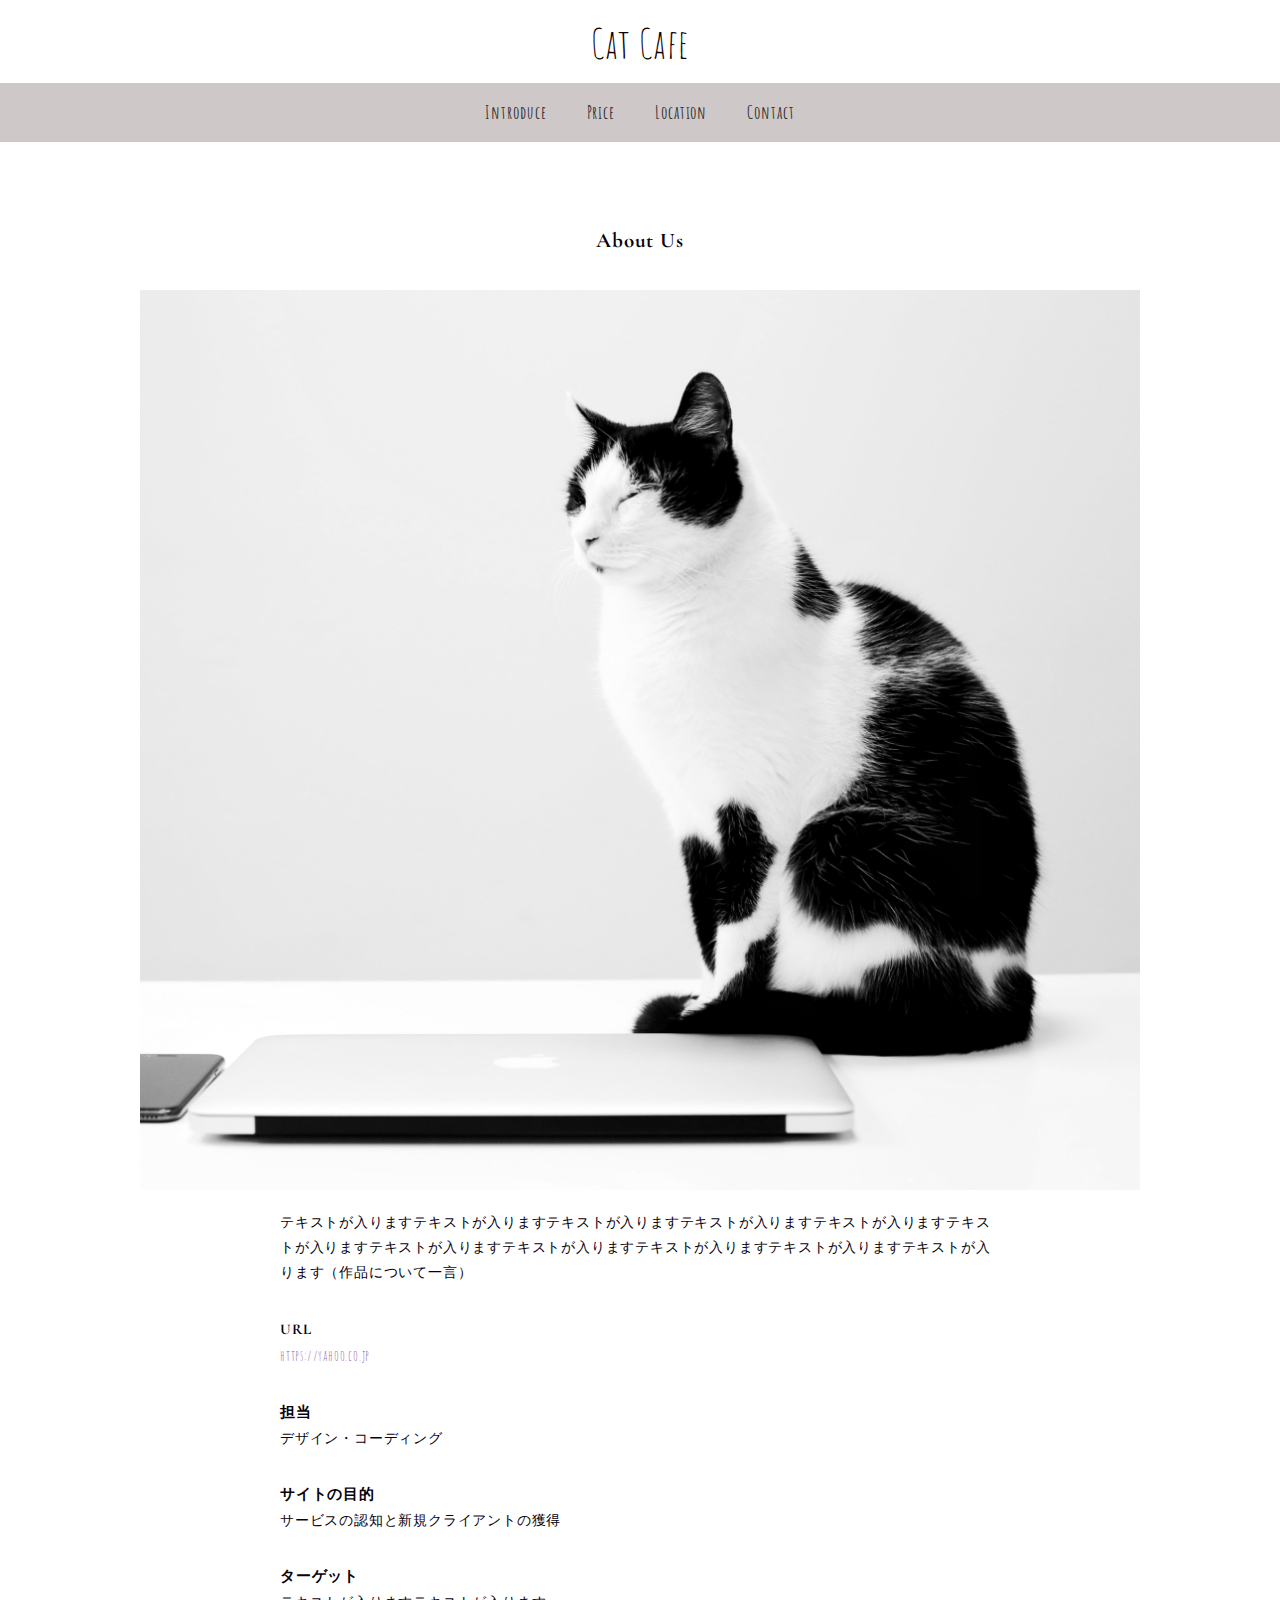
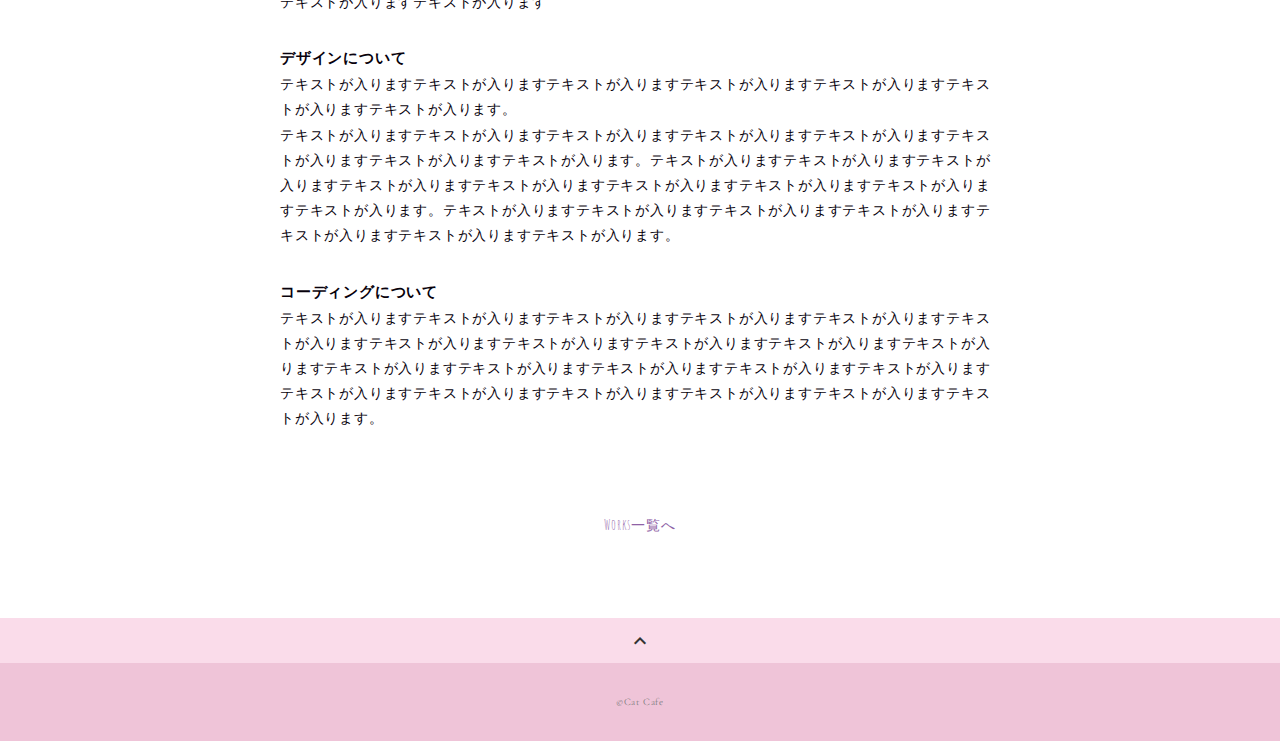
<file: index.html>
<!DOCTYPE html>
<html>
<head>
  <meta charset="utf-8">
  <meta name="viewport" content="width=device-width,initial-scale=1.0,user-scalable=no">
  <meta property='og:type' content='website'>
  <meta property='og:title' content='WebデザイナーAMY ポートフォリオ'>
  <meta property='og:url' content='URLが入る'>
  <meta property='og:description' content='Hanako Yamadaのポートフォリオサイトです。'>
  <meta property="og:image" content="img/ogp.png">
  <meta name="description" content="Hanako Yamadaのポートフォリオサイトです" />
  <title>Hanako Yamada ポートフォリオ</title>
  <link rel="preconnect" href="https://fonts.gstatic.com">
  <link
    href="https://fonts.googleapis.com/css2?family=Amatic+SC&family=Cormorant+Garamond&family=Dancing+Script&display=swap"
    rel="stylesheet">
  <link href="https://fonts.googleapis.com/css?family=Material+Icons+Outlined" rel="stylesheet">
  <link href="css/ress.css" media="all" rel="stylesheet" type="text/css" />
  <link href="css/style.css" media="all" rel="stylesheet" type="text/css" />
  <link rel="shortcut icon" href="img/favicon.ico" />
  <link rel=”canonical” href=”URLが入る” />
  <!-- Google tag (gtag.js) -->
<script async src="https://www.googletagmanager.com/gtag/js?id=G-PCYBEZ7Y2J"></script>
<script>
  window.dataLayer = window.dataLayer || [];
  function gtag(){dataLayer.push(arguments);}
  gtag('js', new Date());

  gtag('config', 'G-PCYBEZ7Y2J');
</script>
</head>

<body>
  <div class="wrapper">

    <!-- header -->
    <header class="sub-header">
      <div class="sub-header-inner">
        <a href=".">
          <p class="sub-header-title">Cat Cafe</p>
    
        </a>
      </div>

    </header>
    <!-- /header -->

    <!-- gnav -->
    <nav class="gnav">
      <div class="gnav-inner">
        <ul class="gnav-list">
          <li class="gnav-item"><a href="./#Introduce">Introduce</a></li>
          <li class="gnav-item"><a href="./#Price">Price</a></li>
          <li class="gnav-item"><a href="./#Location">Location</a></li>
          <li class="gnav-item"><a href="./#Contact">Contact</a></li>
        </ul>
      </div>
    </nav>
    <!-- /gnav -->

    <main class="content">

      <article class="article">
        <div class="article-inner">
          <h2 class="article-title">About Us</h2>
          <p class="article-img">
            <img src="img/mv.jpg" alt="">
          </p>
          <div class="article-body">
            <p>
              テキストが入りますテキストが入りますテキストが入りますテキストが入りますテキストが入りますテキストが入りますテキストが入りますテキストが入りますテキストが入りますテキストが入りますテキストが入ります（作品について一言）
            </p>
            <h3 class="article-info-title">URL</h3>
            <p><a href="https://yahoo.co.jp" target="_blank" rel="noopener">https://yahoo.co.jp</a></p>
            <h3 class="article-info-title">担当</h3>
            <p>デザイン・コーディング</p>
            <h3 class="article-info-title">サイトの目的</h3>
            <p>サービスの認知と新規クライアントの獲得</p>
            <h3 class="article-info-title">ターゲット</h3>
            <p>テキストが入りますテキストが入ります</p>
            <h3 class="article-info-title">デザインについて</h3>
            <p>
              テキストが入りますテキストが入りますテキストが入りますテキストが入りますテキストが入りますテキストが入りますテキストが入ります。<br>テキストが入りますテキストが入りますテキストが入りますテキストが入りますテキストが入りますテキストが入りますテキストが入りますテキストが入ります。テキストが入りますテキストが入りますテキストが入りますテキストが入りますテキストが入りますテキストが入りますテキストが入りますテキストが入りますテキストが入ります。テキストが入りますテキストが入りますテキストが入りますテキストが入りますテキストが入りますテキストが入りますテキストが入ります。
            </p>
            <h3 class="article-info-title">コーディングについて</h3>
            <p>
              テキストが入りますテキストが入りますテキストが入りますテキストが入りますテキストが入りますテキストが入りますテキストが入りますテキストが入りますテキストが入りますテキストが入りますテキストが入りますテキストが入りますテキストが入りますテキストが入りますテキストが入りますテキストが入りますテキストが入りますテキストが入りますテキストが入りますテキストが入りますテキストが入りますテキストが入ります。
            </p>
          </div>
          <div class="home-link">
            <a href="./#works">Works一覧へ</a>
          </div>
        </div>
      </article>

      <div class="page-top" id="js-page-top">
        <span class="material-icons-outlined">expand_less</span>
      </div>
    </main>

    <!-- footer -->
    <footer class="footer">
      <div class="copyright">&copy;Cat Cafe</div>
    </footer>
    <!-- /footer -->

  </div>
  <script src="https://ajax.googleapis.com/ajax/libs/jquery/3.5.1/jquery.min.js"></script>
  <script type='text/javascript' src="js/script.js"></script>
</body>
</html>
</file>
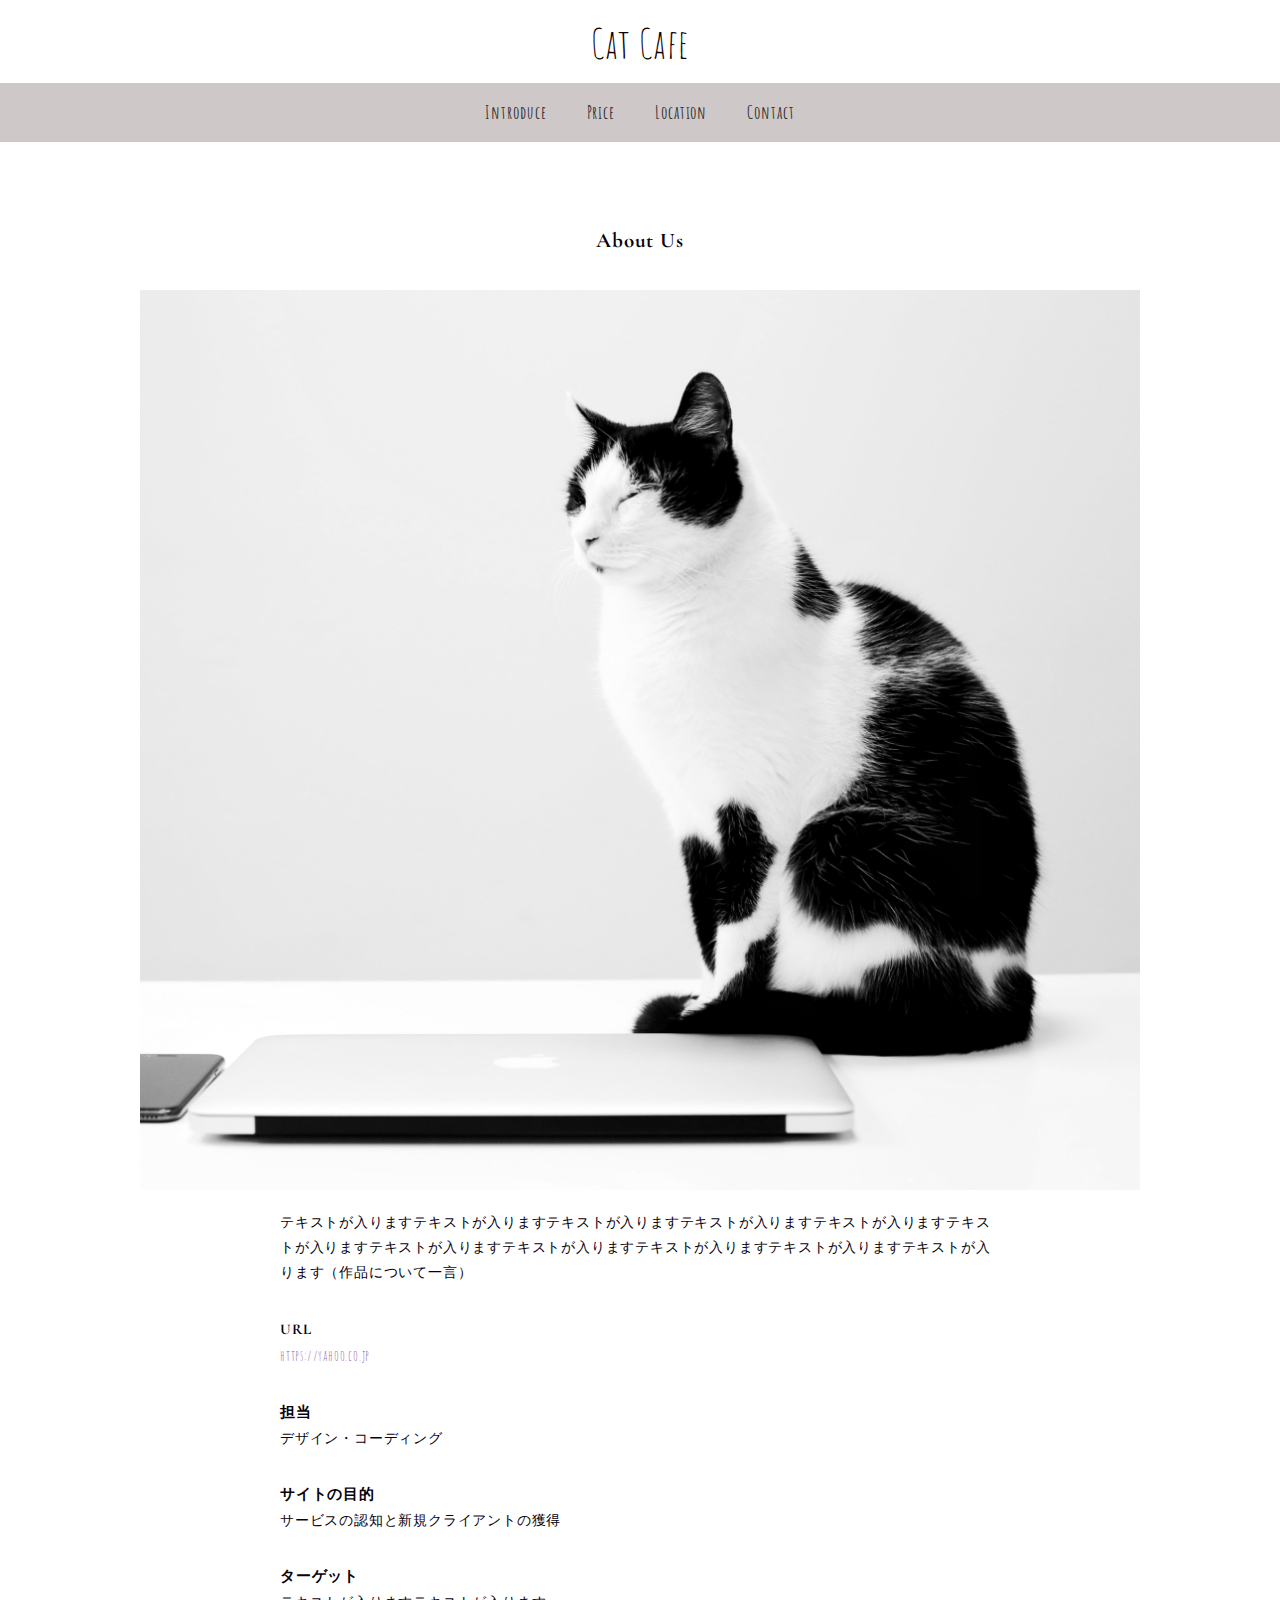
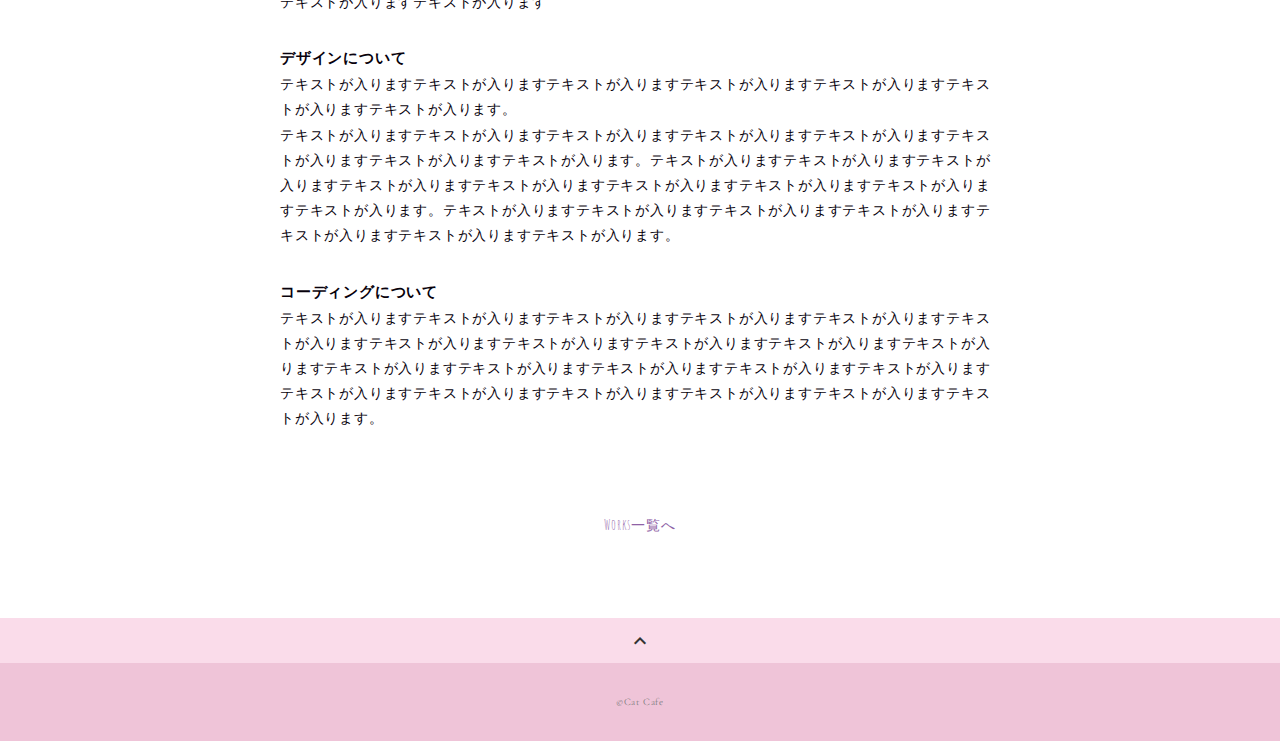
<file: works-template.html>
<!DOCTYPE html>
<html>
<head>
  <meta charset="utf-8">
  <meta name="viewport" content="width=device-width,initial-scale=1.0,user-scalable=no">
  <meta property='og:type' content='website'>
  <meta property='og:title' content='WebデザイナーAMY ポートフォリオ'>
  <meta property='og:url' content='URLが入る'>
  <meta property='og:description' content='Hanako Yamadaのポートフォリオサイトです。'>
  <meta property="og:image" content="img/ogp.png">
  <meta name="description" content="Hanako Yamadaのポートフォリオサイトです" />
  <title>Hanako Yamada ポートフォリオ</title>
  <link rel="preconnect" href="https://fonts.gstatic.com">
  <link
    href="https://fonts.googleapis.com/css2?family=Amatic+SC&family=Cormorant+Garamond&family=Dancing+Script&display=swap"
    rel="stylesheet">
  <link href="https://fonts.googleapis.com/css?family=Material+Icons+Outlined" rel="stylesheet">
  <link href="css/ress.css" media="all" rel="stylesheet" type="text/css" />
  <link href="css/style.css" media="all" rel="stylesheet" type="text/css" />
  <link rel="shortcut icon" href="img/favicon.ico" />
  <link rel=”canonical” href=”URLが入る” />
</head>

<body>
  <div class="wrapper">

    <!-- header -->
    <header class="sub-header">
      <div class="sub-header-inner">
        <a href=".">
          <p class="sub-header-title">Cat Cafe</p>
    
        </a>
      </div>

    </header>
    <!-- /header -->

    <!-- gnav -->
    <nav class="gnav">
      <div class="gnav-inner">
        <ul class="gnav-list">
          <li class="gnav-item"><a href="./#Introduce">Introduce</a></li>
          <li class="gnav-item"><a href="./#Price">Price</a></li>
          <li class="gnav-item"><a href="./#Location">Location</a></li>
          <li class="gnav-item"><a href="./#Contact">Contact</a></li>
        </ul>
      </div>
    </nav>
    <!-- /gnav -->

    <main class="content">

      <article class="article">
        <div class="article-inner">
          <h2 class="article-title">About Us</h2>
          <p class="article-img">
            <img src="img/mv.jpg" alt="">
          </p>
          <div class="article-body">
            <p>
              テキストが入りますテキストが入りますテキストが入りますテキストが入りますテキストが入りますテキストが入りますテキストが入りますテキストが入りますテキストが入りますテキストが入りますテキストが入ります（作品について一言）
            </p>
            <h3 class="article-info-title">URL</h3>
            <p><a href="https://yahoo.co.jp" target="_blank" rel="noopener">https://yahoo.co.jp</a></p>
            <h3 class="article-info-title">担当</h3>
            <p>デザイン・コーディング</p>
            <h3 class="article-info-title">サイトの目的</h3>
            <p>サービスの認知と新規クライアントの獲得</p>
            <h3 class="article-info-title">ターゲット</h3>
            <p>テキストが入りますテキストが入ります</p>
            <h3 class="article-info-title">デザインについて</h3>
            <p>
              テキストが入りますテキストが入りますテキストが入りますテキストが入りますテキストが入りますテキストが入りますテキストが入ります。<br>テキストが入りますテキストが入りますテキストが入りますテキストが入りますテキストが入りますテキストが入りますテキストが入りますテキストが入ります。テキストが入りますテキストが入りますテキストが入りますテキストが入りますテキストが入りますテキストが入りますテキストが入りますテキストが入りますテキストが入ります。テキストが入りますテキストが入りますテキストが入りますテキストが入りますテキストが入りますテキストが入りますテキストが入ります。
            </p>
            <h3 class="article-info-title">コーディングについて</h3>
            <p>
              テキストが入りますテキストが入りますテキストが入りますテキストが入りますテキストが入りますテキストが入りますテキストが入りますテキストが入りますテキストが入りますテキストが入りますテキストが入りますテキストが入りますテキストが入りますテキストが入りますテキストが入りますテキストが入りますテキストが入りますテキストが入りますテキストが入りますテキストが入りますテキストが入りますテキストが入ります。
            </p>
          </div>
          <div class="home-link">
            <a href="./#works">Works一覧へ</a>
          </div>
        </div>
      </article>

      <div class="page-top" id="js-page-top">
        <span class="material-icons-outlined">expand_less</span>
      </div>
    </main>

    <!-- footer -->
    <footer class="footer">
      <div class="copyright">&copy;Cat Cafe</div>
    </footer>
    <!-- /footer -->

  </div>
  <script src="https://ajax.googleapis.com/ajax/libs/jquery/3.5.1/jquery.min.js"></script>
  <script type='text/javascript' src="js/script.js"></script>
</body>
</html>
</file>
<file: css/ress.css>
/*!
 * ress.css • v3.0.1
 * MIT License
 * github.com/filipelinhares/ress
 */

/* # =================================================================
   # Global selectors
   # ================================================================= */

html {
  box-sizing: border-box;
  word-break: normal;
  -moz-tab-size: 4;
  tab-size: 4;

  -webkit-text-size-adjust: 100%; /* Prevent adjustments of font size after orientation changes in iOS */
}

*,
::before,
::after {
  box-sizing: inherit;
  background-repeat: no-repeat; /* Set `background-repeat: no-repeat` to all elements and pseudo elements */
}

::before,
::after {
  vertical-align: inherit;
  text-decoration: inherit; /* Inherit text-decoration and vertical align to ::before and ::after pseudo elements */
}

* {
  margin: 0;
  padding: 0; /* Reset `padding` and `margin` of all elements */
}

/* # =================================================================
   # General elements
   # ================================================================= */

hr {
  overflow: visible; /* Show the overflow in Edge and IE */
  height: 0; /* Add the correct box sizing in Firefox */
}

details,
main {
  display: block; /* Render the `main` element consistently in IE. */
}

summary {
  display: list-item; /* Add the correct display in all browsers */
}

small {
  font-size: 80%; /* Set font-size to 80% in `small` elements */
}

[hidden] {
  display: none; /* Add the correct display in IE */
}

abbr[title] {
  /* Add the correct text decoration in Chrome, Edge, IE, Opera, and Safari */
  text-decoration: underline;
  text-decoration: underline dotted;
  border-bottom: none; /* Remove the bottom border in Chrome 57 */
}

a {
  background-color: transparent; /* Remove the gray background on active links in IE 10 */
}

a:active,
a:hover {
  outline-width: 0; /* Remove the outline when hovering in all browsers */
}

code,
kbd,
pre,
samp {
  font-family: monospace, monospace; /* Specify the font family of code elements */
}

pre {
  font-size: 1em; /* Correct the odd `em` font sizing in all browsers */
}

b,
strong {
  font-weight: bolder; /* Add the correct font weight in Chrome, Edge, and Safari */
}

/* https://gist.github.com/unruthless/413930 */
sub,
sup {
  position: relative;
  font-size: 75%;
  line-height: 0;
  vertical-align: baseline;
}

sub {
  bottom: -.25em;
}

sup {
  top: -.5em;
}

/* # =================================================================
   # Forms
   # ================================================================= */

input {
  border-radius: 0;
}

/* Replace pointer cursor in disabled elements */
[disabled] {
  cursor: default;
}

[type="number"]::-webkit-inner-spin-button,
[type="number"]::-webkit-outer-spin-button {
  height: auto; /* Correct the cursor style of increment and decrement buttons in Chrome */
}

[type="search"] {
  outline-offset: -2px; /* Correct the outline style in Safari */

  -webkit-appearance: textfield; /* Correct the odd appearance in Chrome and Safari */
}

[type="search"]::-webkit-search-decoration {
  -webkit-appearance: none; /* Remove the inner padding in Chrome and Safari on macOS */
}

textarea {
  overflow: auto; /* Internet Explorer 11+ */
  resize: vertical; /* Specify textarea resizability */
}

button,
input,
optgroup,
select,
textarea {
  font: inherit; /* Specify font inheritance of form elements */
}

optgroup {
  font-weight: bold; /* Restore the font weight unset by the previous rule */
}

button {
  overflow: visible; /* Address `overflow` set to `hidden` in IE 8/9/10/11 */
}

button,
select {
  text-transform: none; /* Firefox 40+, Internet Explorer 11- */
}

/* Apply cursor pointer to button elements */
button,
[type="button"],
[type="reset"],
[type="submit"],
[role="button"] {
  cursor: pointer;
  color: inherit;
}

/* Remove inner padding and border in Firefox 4+ */
button::-moz-focus-inner,
[type="button"]::-moz-focus-inner,
[type="reset"]::-moz-focus-inner,
[type="submit"]::-moz-focus-inner {
  padding: 0;
  border-style: none;
}

/* Replace focus style removed in the border reset above */
button:-moz-focusring,
[type="button"]::-moz-focus-inner,
[type="reset"]::-moz-focus-inner,
[type="submit"]::-moz-focus-inner {
  outline: 1px dotted ButtonText;
}

button,
html [type="button"],
/* Prevent a WebKit bug where (2) destroys native `audio` and `video`controls in Android 4 */
[type="reset"],
[type="submit"] {
  -webkit-appearance: button; /* Correct the inability to style clickable types in iOS */
}

/* Remove the default button styling in all browsers */
button,
input,
select,
textarea {
  border-style: none;
  background-color: transparent;
}

/* Style select like a standard input */
select {
  -webkit-appearance: none; /* Chrome 41+ */
  -moz-appearance: none; /* Firefox 36+ */
}

select::-ms-expand {
  display: none; /* Internet Explorer 11+ */
}

select::-ms-value {
  color: currentColor; /* Internet Explorer 11+ */
}

legend {
  display: table; /* Correct the text wrapping in Edge and IE */
  max-width: 100%; /* Correct the text wrapping in Edge and IE */
  max-width: 100%; /* Correct the text wrapping in Edge 18- and IE */
  white-space: normal; /* Correct the text wrapping in Edge and IE */
  color: inherit; /* Correct the color inheritance from `fieldset` elements in IE */
  border: 0; /* Correct `color` not being inherited in IE 8/9/10/11 */
}

::-webkit-file-upload-button {
  font: inherit; /* Change font properties to `inherit` in Chrome and Safari */
  color: inherit;
  /* Correct the inability to style clickable types in iOS and Safari */

  -webkit-appearance: button;
}

/* # =================================================================
   # Specify media element style
   # ================================================================= */

img {
  border-style: none; /* Remove border when inside `a` element in IE 8/9/10 */
}

/* Add the correct vertical alignment in Chrome, Firefox, and Opera */
progress {
  vertical-align: baseline;
}

/* # =================================================================
   # Accessibility
   # ================================================================= */

/* Hide content from screens but not screenreaders */
@media screen {
  [hidden~="screen"] {
    display: inherit;
  }
  [hidden~="screen"]:not(:active):not(:focus):not(:target) {
    position: absolute !important;
    clip: rect(0 0 0 0) !important;
  }
}

/* Specify the progress cursor of updating elements */
[aria-busy="true"] {
  cursor: progress;
}

/* Specify the pointer cursor of trigger elements */
[aria-controls] {
  cursor: pointer;
}

/* Specify the unstyled cursor of disabled, not-editable, or otherwise inoperable elements */
[aria-disabled] {
  cursor: default;
}
</file>
<file: css/style.css>
body {
  font-family: "Cormorant Garamond","Helvetica Neue",Arial,"Hiragino Kaku Gothic ProN","Hiragino Sans",Meiryo,sans-serif;
  font-size: 14px;
  line-height: 1.8;
  letter-spacing: .8px;
  color: rgb(7, 1, 11);
}

a {
  transition: opacity .3s;
  text-decoration: none;
  color: #8f62a6;
  font-family: 'Amatic SC', cursive;
}

img {
  max-width: 100%;
  height: auto;
  vertical-align: bottom;
  border-style: none;
}

ul,
li {
  list-style: none;
}

.pc-only {
  display: block;
}

.sp-only {
  display: none;
}

/*--------------------------------
 レイアウト
---------------------------------*/
.section {
  padding: 100px 0;
}

.inner {
  max-width: 1340px;
  margin: 0 auto;
  padding: 0 40px;
}

/*--------------------------------
 見出し
---------------------------------*/
.title {
  font-family: 'Amatic SC', cursive;
  font-size: 34px;
  line-height: 1;
  margin-bottom: 40px;
  text-align: center;
  letter-spacing: .1em;
  color: #7355cd;
}

.lead {
  margin-bottom: 30px;
}

/*--------------------------------
 header
---------------------------------*/
.header {
  display: flex;
  align-items: center;
  justify-content: center;
  height: 65vh;
  text-align: center;
}

.header-inner {
  padding: 0 40px;
}

.header-title {
  font-family: 'Amatic SC', cursive;
  font-size: 72px;
  line-height: 1.2;
  margin-bottom: 20px;
  color: #370355;
}
.header-subtitle {
  font-family: "Amatic SC", cursive;
  font-size: 30px;
  line-height: 1;
  letter-spacing: .08em;
}

/*--------------------------------
 下層ページのheader
---------------------------------*/
.sub-header {
  display: flex;
  align-items: center;
  justify-content: center;
  padding: 20px 0 10px;
  text-align: center;
}

.sub-header-inner {
  padding: 0 40px;
}

.sub-header-title {
  font-family: 'Amatic SC', cursive;
  font-size: 40px;
  line-height: 1.2;
  margin-bottom: 5px;
  color: #0e0007;
}
.sub-header-subtitle {
  font-family: "Amatic SC", cursive;
  font-size: 16px;
  line-height: 1;
  letter-spacing: .08em;
  color: #333;
}

/*--------------------------------
グローバルナビ
---------------------------------*/
.gnav {
  position: sticky;
  top: 0;
  z-index: 1;
  width: 100%;
  background-color: rgb(207, 200, 200);
}

.gnav-inner {
  padding: 15px 40px;
}

.gnav-list {
  display: flex;
  justify-content: center;
}

.gnav-item {
  margin: 0 20px;
}

.gnav-item a {
  position: relative;
  font-size: 18px;
  font-weight: bold;
  line-height: 1;
  display: inline-block;
  padding: 5px 0;
  transition: .3s;
  letter-spacing: .05em;
  color: #333;
}

.gnav-item a:hover {
  opacity: .8;
}

/*--------------------------------
 Works
---------------------------------*/
.works-list {
  display: flex;
  flex-wrap: wrap;
  margin-bottom: -40px;
}

.works-item {
  width: 31.74603%;
  margin-right: 1.58730%;
  margin-bottom: 40px;
  color: #333;
}

.works-item:hover {
  opacity: .9;
}

.works-item:nth-of-type(3n) {
  margin-right: 0;
}

.works-img img {
  border: 1px solid #e6e6e6;
}

.works-name {
  font-size: 12px;
  font-family: 'Amatic SC', cursive;
  font-weight: bold;
  margin-top: 8px;
}

.works-info {
  font-size: 10px;
}

/*--------------------------------
 Skill
---------------------------------*/
.skill-list {
  display: flex;
  flex-wrap: wrap;
  justify-content: space-between;
  margin-bottom: -50px;
}

.skill-item {
  display: flex;
  align-items: flex-start;
  justify-content: space-between;
  width: 48%;
  margin-bottom: 50px;
}

.skill-img {
  width: 60px;
  height: auto;
  margin-right: 20px;
}

.skill-body {
  flex: 1;
}

.skill-name {
  margin-bottom: 3px;
}

/*--------------------------------
 About
---------------------------------*/
.profile {
  display: flex;
  flex-wrap: wrap;
  max-width: 800px;
  margin: 0 auto;
}
.profile-img {
  width: 20%;
  margin-right: 30px;
  border-radius: 50%;
}
.profile-img img {
  border-radius: 50%;
}
.profile-body {
  flex: 1;
}
.profile-body p:not(:last-child) {
  margin-bottom: 30px;
}

/*--------------------------------
 Contact
---------------------------------*/
.contact {
  text-align: center;
}

.contact-item:not(:last-child) {
  margin-right: 10px;
}

.contact-text {
  margin-top: 10px;
}
/*--------------------------------
 ページトップ
---------------------------------*/
.page-top {
  font-weight: bold;
  padding: 10px;
  cursor: pointer;
  text-align: center;
  background-color: #fadcea;
}

.page-top .material-icons-outlined {
  vertical-align: bottom;
  color: #333;
}

/*--------------------------------
 フッター
---------------------------------*/
.footer {
  padding: 30px;
  background-color: #efc4d8;
}

.copyright {
  font-size: 10px;
  text-align: center;
  color: #797979;
}

/*--------------------------------
 下層：Worksページ
---------------------------------*/
.article {
  padding: 80px 0;
}

.article-inner {
  max-width: 1040px;
  margin: 0 auto;
  padding: 0 20px;
}

.article-title {
  margin-bottom: 30px;
  text-align: center;
}

.article-img {
  margin-bottom: 20px;
}

.article-body {
  max-width: 720px;
  margin: 0 auto;
  margin-bottom: 80px;
}

.article-info-title {
  font-size: 15px;
}

.article-body img {
  margin-bottom: 30px;
}

.article-body p {
  margin-bottom: 30px;
}

.home-link {
  text-align: center;
}

/*media Queries 767
----------------------------------------------------*/
@media screen and (max-width: 767px) {
  body {
    font-size: 13px;
    line-height: 1.7;
  }

  .pc-only {
    display: none;
  }

  .sp-only {
    display: block;
  }

  /* 見出し */
  .title {
    font-size: 26px;
    margin-bottom: 20px;
  }

  /* レイアウト */
  .section {
    padding: 60px 0;
  }

  .inner {
    padding: 0 20px;
  }

  /*  header */
  .header {
    height: 60vh;
  }

  .header-inner {
    padding: 0 20px;
  }

  .header-title {
    font-size: 40px;
    margin-bottom: 10px;
  }
  .header-subtitle {
    font-size: 18px;
  }

  /*  下層ページのheader */
  .sub-header-inner {
    padding: 0 40px;
  }

  .sub-header-title {
    font-family: "Dancing Script", cursive;
    font-size: 24px;
  }
  .sub-header-subtitle {
    font-size: 14px;
  }

  /* グローバルナビ */
  .gnav .inner {
    padding: 15px;
  }

  .gnav-logo {
    font-size: 15px;
  }

  .gnav-item:not(:last-child) {
    margin-right: 10px;
  }

  .gnav-item a {
    font-size: 12px;
  }

  .gnav-item a:after {
    display: none;
  }

  /* Works */
  .works-name {
    font-size: 10px;
  }

  .works-list {
    justify-content: space-between;
  }

  .works-item {
    flex: 0 0 48%;
    margin-right: 0;
    margin-bottom: 30px;
  }

  /* Skill */
  .skill-list {
    display: block;
    margin-bottom: 0;
  }

  .skill-item {
    width: 100%;
    margin-bottom: 35px;
  }

  .skill-item:last-child {
    margin-bottom: 0;
  }

  /* About */
  .profile {
    display: block;
  }
  .profile-img {
    width: 150px;
    margin: 0 auto;
    margin-bottom: 25px;
  }

  .profile-body p:not(:last-child) {
    margin-bottom: 20px;
  }

  /* フッター */
  .footer {
    padding: 20px;
  }

  /* 下層ページ */
  .article {
    padding: 30px 0;
  }
}
</file>
